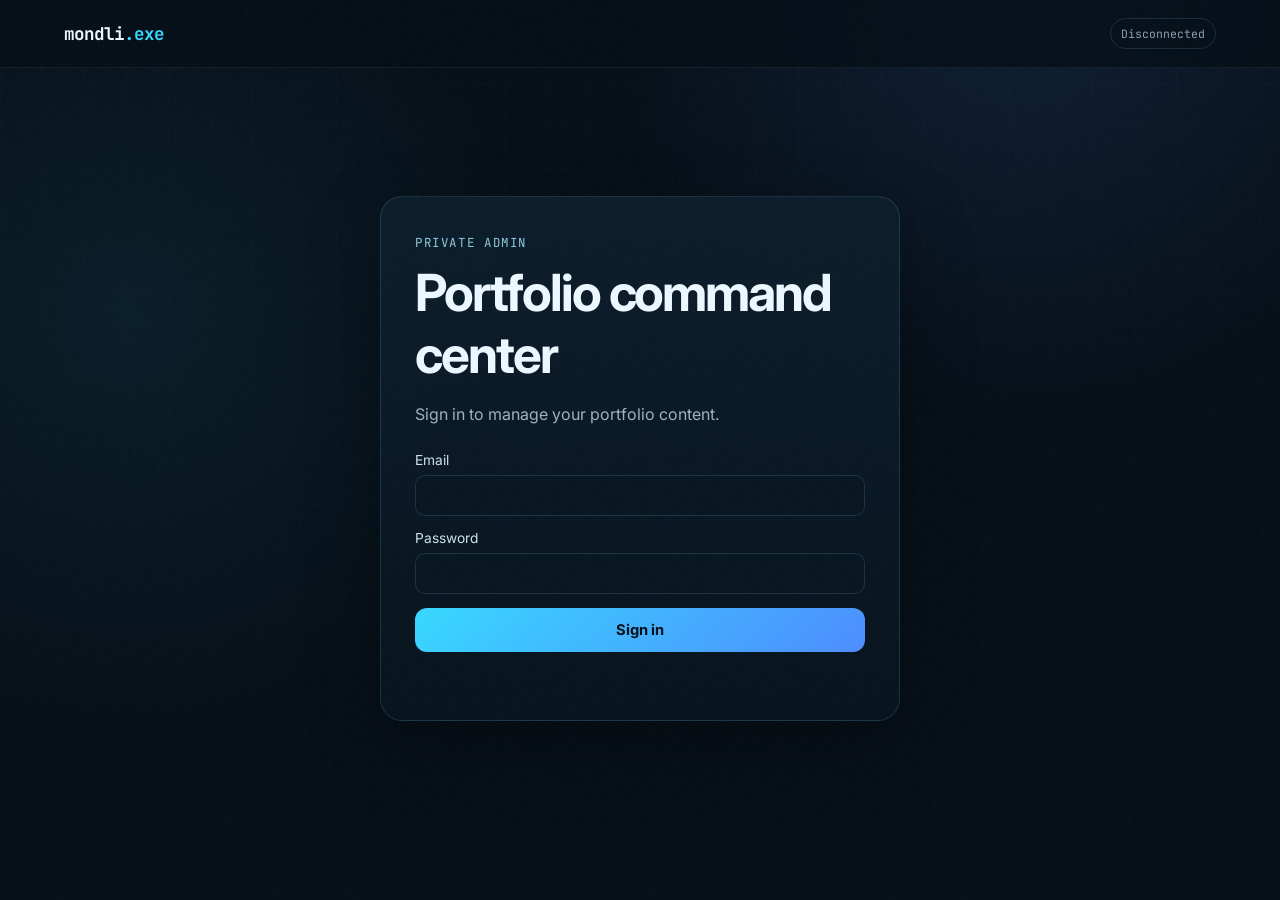
<file: admin.html>
<!DOCTYPE html><html lang="en"><head><meta charset="UTF-8"><meta name="viewport" content="width=device-width,initial-scale=1"><meta name="robots" content="noindex,nofollow"><title>mondli.exe | Admin</title><link rel="preconnect" href="https://fonts.googleapis.com"><link rel="preconnect" href="https://fonts.gstatic.com" crossorigin><link href="https://fonts.googleapis.com/css2?family=Inter:wght@400;500;600;700;800&family=JetBrains+Mono:wght@400;500;600&display=swap" rel="stylesheet"><link rel="stylesheet" href="styles.css"></head><body class="admin-body"><div class="noise"></div><header class="admin-header"><a href="/" class="brand">mondli<span>.exe</span></a><div class="admin-header-actions"><span id="admin-status" class="admin-status">Disconnected</span><button id="logout-btn" class="admin-ghost-btn" hidden>Sign out</button></div></header><main class="admin-shell"><section id="login-panel" class="admin-login-card"><span class="kicker">Private Admin</span><h1>Portfolio command center</h1><p>Sign in to manage your portfolio content.</p><form id="login-form" class="admin-login-form"><label>Email<input id="email" type="email" autocomplete="email" required></label><label>Password<input id="password" type="password" autocomplete="current-password" required></label><button class="btn primary" type="submit">Sign in</button><p id="login-message" class="admin-message"></p></form></section><section id="dashboard" hidden>
<section id="content-view" class="admin-view"><div class="admin-title-row"><div><span class="kicker">Lightweight CMS</span><h1>Manage portfolio content</h1></div></div>
<div class="cms-tabs"><button class="cms-tab active" data-type="blogs">Blog Posts</button><button class="cms-tab" data-type="projects">Projects</button><button class="cms-tab" data-type="certifications">Certifications</button><button class="cms-tab" data-type="highlights">Highlights</button><button class="cms-tab" data-type="settings">Site Settings</button><button class="cms-tab" id="media-tab" data-type="media">Media</button></div>
<div class="cms-layout"><section class="admin-panel"><div class="admin-panel-head"><h2 id="cms-list-title">Blog Posts</h2><button id="cms-new" class="admin-ghost-btn">+ New</button></div><div id="cms-list" class="cms-list"></div></section><section class="admin-panel"><div class="admin-panel-head"><h2 id="cms-editor-title">Editor</h2><span id="cms-state">Select an item</span></div><form id="cms-form" class="cms-form"><div id="cms-fields"></div><div class="cms-actions"><button class="btn primary" type="submit">Save</button><button id="cms-delete" class="admin-ghost-btn danger" type="button" hidden>Delete</button></div><p id="cms-message" class="admin-message"></p></form></section></div>
</section>
<section id="media-view" class="admin-view" hidden>
  <div class="admin-title-row"><div><span class="kicker">Supabase Storage</span><h1>Media Library</h1></div></div>
  <section class="admin-panel media-upload-panel">
    <div class="admin-panel-head"><h2>Upload image</h2><span>PNG · JPG · WEBP · GIF · max 10 MB</span></div>
    <form id="media-upload-form" class="media-upload-form">
      <input id="media-file" type="file" accept="image/png,image/jpeg,image/webp,image/gif" required>
      <button class="btn primary" type="submit">Upload image</button>
      <p id="media-message" class="admin-message"></p>
    </form>
  </section>
  <section class="admin-panel">
    <div class="admin-panel-head"><h2>Your media</h2><button id="media-refresh" class="admin-ghost-btn" type="button">Refresh</button></div>
    <div id="media-grid" class="media-grid"></div>
  </section>
</section>
</section></main><script src="admin.js"></script></body></html>
</file>
<file: styles.css>
:root {
  --bg: #071019;
  --bg-soft: #0b1622;
  --panel: rgba(12, 29, 42, 0.78);
  --panel-solid: #0d1e2c;
  --line: rgba(140, 219, 255, 0.14);
  --text: #ecf8ff;
  --muted: #9db3c2;
  --cyan: #38d8ff;
  --blue: #4d8dff;
  --violet: #8b5cff;
  --green: #4ff2bd;
  --shadow: 0 28px 70px rgba(0,0,0,.35);
}

* { box-sizing: border-box; }
html { scroll-behavior: smooth; }
body {
  margin: 0;
  font-family: 'Inter', sans-serif;
  background:
    radial-gradient(circle at 80% 10%, rgba(77, 141, 255, 0.14), transparent 28%),
    radial-gradient(circle at 10% 35%, rgba(56, 216, 255, 0.08), transparent 30%),
    var(--bg);
  color: var(--text);
  overflow-x: hidden;
}

body::before {
  content: '';
  position: fixed;
  inset: 0;
  pointer-events: none;
  background-image: linear-gradient(rgba(255,255,255,.018) 1px, transparent 1px), linear-gradient(90deg, rgba(255,255,255,.018) 1px, transparent 1px);
  background-size: 42px 42px;
  mask-image: linear-gradient(to bottom, rgba(0,0,0,.8), transparent 92%);
  z-index: -1;
}

.noise {
  position: fixed;
  inset: 0;
  opacity: .035;
  pointer-events: none;
  z-index: 1000;
  background-image: url("data:image/svg+xml,%3Csvg viewBox='0 0 180 180' xmlns='http://www.w3.org/2000/svg'%3E%3Cfilter id='n'%3E%3CfeTurbulence type='fractalNoise' baseFrequency='.85' numOctaves='4' stitchTiles='stitch'/%3E%3C/filter%3E%3Crect width='100%25' height='100%25' filter='url(%23n)' opacity='.5'/%3E%3C/svg%3E");
}

a { color: inherit; text-decoration: none; }
button { font: inherit; }

.site-header {
  position: fixed;
  top: 0;
  left: 0;
  width: 100%;
  z-index: 100;
  display: flex;
  align-items: center;
  justify-content: space-between;
  padding: 18px min(6vw, 84px);
  background: rgba(7, 16, 25, 0.72);
  backdrop-filter: blur(18px);
  border-bottom: 1px solid rgba(255,255,255,.06);
}

.brand { font-family: 'JetBrains Mono', monospace; font-weight: 700; letter-spacing: -1px; font-size: 1.1rem; }
.brand span { color: var(--cyan); }
.nav-links { display: flex; align-items: center; gap: 26px; font-size: .9rem; color: var(--muted); }
.nav-links a:hover { color: var(--text); }
.nav-cta { border: 1px solid var(--line); padding: 10px 15px; border-radius: 10px; }
.nav-toggle { display: none; background: transparent; border: 0; color: white; font-size: 1.5rem; }

.section { width: min(1180px, 88vw); margin: 0 auto; padding: 110px 0; }
.hero { min-height: 100vh; padding-top: 150px; display: grid; grid-template-columns: 1.08fr .92fr; gap: 70px; align-items: center; }
.eyebrow, .kicker { font-family: 'JetBrains Mono', monospace; text-transform: uppercase; letter-spacing: .13em; font-size: .78rem; color: #8fc8dd; }
.status-dot { display: inline-block; width: 8px; height: 8px; background: var(--green); border-radius: 50%; box-shadow: 0 0 14px var(--green); margin-right: 8px; }
.hero h1 { margin: 22px 0 24px; font-size: clamp(3rem, 6.6vw, 6.3rem); line-height: .98; letter-spacing: -.06em; max-width: 950px; }
.hero h1 span { background: linear-gradient(90deg, var(--cyan), #93e7ff, var(--violet)); -webkit-background-clip: text; color: transparent; }
.hero-subtitle { color: var(--muted); max-width: 760px; font-size: 1.05rem; line-height: 1.8; }
.hero-actions, .contact-actions { display: flex; gap: 14px; margin-top: 32px; flex-wrap: wrap; }
.btn { padding: 13px 18px; border-radius: 12px; border: 1px solid var(--line); font-weight: 700; font-size: .92rem; transition: .25s ease; }
.btn.primary { background: linear-gradient(135deg, var(--cyan), var(--blue)); color: #041019; border: 0; }
.btn.secondary { background: rgba(255,255,255,.035); }
.btn:hover { transform: translateY(-2px); box-shadow: 0 12px 28px rgba(56,216,255,.12); }
.hero-metrics { margin-top: 46px; display: grid; grid-template-columns: repeat(3, 1fr); border-top: 1px solid var(--line); padding-top: 22px; gap: 20px; }
.hero-metrics div { display: flex; flex-direction: column; gap: 5px; }
.hero-metrics strong { font-size: 1.15rem; }
.hero-metrics span { color: var(--muted); font-size: .8rem; }

.terminal-card { background: linear-gradient(180deg, rgba(13,30,44,.96), rgba(8,21,31,.96)); border: 1px solid rgba(115,215,255,.16); border-radius: 20px; box-shadow: var(--shadow); overflow: hidden; transform: rotate(1.3deg); }
.terminal-top { display: flex; justify-content: space-between; align-items: center; padding: 13px 16px; border-bottom: 1px solid rgba(255,255,255,.06); font-family: 'JetBrains Mono', monospace; font-size: .72rem; color: #6f8798; }
.dots { display: flex; gap: 7px; }
.dots span { width: 8px; height: 8px; border-radius: 50%; background: #274354; }
.terminal-body { padding: 28px; min-height: 370px; font-family: 'JetBrains Mono', monospace; font-size: .9rem; line-height: 1.7; }
.prompt { color: var(--green); }
.output { color: #8de5ff; margin: 4px 0 17px; }
.typed::after { content: '▌'; animation: blink .9s infinite; }
@keyframes blink { 50% { opacity: 0; } }

.split-section { display: grid; grid-template-columns: 1fr 1fr; gap: 70px; align-items: center; }
.section-copy h2, .section-heading h2, .contact-card h2, .command-center h2 { font-size: clamp(2.2rem, 4vw, 4.3rem); line-height: 1.04; letter-spacing: -.04em; margin: 12px 0 22px; }
.section-copy p, .section-heading p, .contact-card p, .command-center p { color: var(--muted); line-height: 1.8; }
.profile-grid { display: grid; grid-template-columns: repeat(2, 1fr); gap: 14px; }
.info-card, .cert-card { background: var(--panel); border: 1px solid var(--line); border-radius: 18px; padding: 22px; }
.info-card .icon { font-size: 1.6rem; color: var(--cyan); }
.info-card h3 { margin-bottom: 8px; }
.info-card p { color: var(--muted); margin: 0; line-height: 1.5; }

.section-heading { max-width: 760px; margin-bottom: 34px; }
.filters { display: flex; gap: 10px; flex-wrap: wrap; margin-bottom: 30px; }
.filter-btn { background: rgba(255,255,255,.03); border: 1px solid var(--line); color: var(--muted); padding: 10px 15px; border-radius: 999px; cursor: pointer; }
.filter-btn.active, .filter-btn:hover { color: #051018; background: var(--cyan); border-color: transparent; }
.project-grid { display: grid; grid-template-columns: repeat(2, minmax(0, 1fr)); gap: 18px; }
.project-card { position: relative; background: linear-gradient(180deg, rgba(13,31,45,.88), rgba(8,21,31,.92)); border: 1px solid var(--line); border-radius: 20px; padding: 26px; overflow: hidden; transition: .25s ease; }
.project-card::after { content:''; position:absolute; width:140px; height:140px; background: radial-gradient(circle, rgba(56,216,255,.14), transparent 70%); right:-40px; top:-40px; }
.project-card:hover { transform: translateY(-4px); border-color: rgba(56,216,255,.35); }
.project-number { font-family:'JetBrains Mono', monospace; color:#526c7a; font-size:.78rem; }
.project-tags { display:flex; gap:8px; flex-wrap:wrap; margin:16px 0 12px; }
.project-tags span { font-family:'JetBrains Mono', monospace; font-size:.67rem; color:#84dffa; border:1px solid rgba(56,216,255,.18); background:rgba(56,216,255,.055); border-radius:999px; padding:6px 8px; }
.project-card h3 { font-size:1.35rem; margin:6px 0 10px; }
.project-card p, .project-card li { color:var(--muted); line-height:1.65; font-size:.92rem; }
.project-card ul { padding-left:18px; }
.project-link, .expand-btn { display:inline-flex; margin-top:10px; color:var(--cyan); background:none; border:0; padding:0; font-weight:700; cursor:pointer; }
.case-study { max-height:0; overflow:hidden; transition:max-height .35s ease; border-top:1px solid transparent; }
.case-study.open { max-height:260px; margin-top:18px; padding-top:15px; border-color:var(--line); }
.hidden-project { display:none !important; }

.skills-wrap { display:grid; gap:24px; }
.skill-group h3 { margin-bottom:12px; }
.chip-grid { display:flex; flex-wrap:wrap; gap:10px; }
.chip-grid span { background:rgba(255,255,255,.035); border:1px solid var(--line); color:#c8dce7; padding:10px 12px; border-radius:10px; font-size:.86rem; }

.cert-grid { display:grid; grid-template-columns:repeat(3,1fr); gap:16px; }
.cert-card h3 { font-size:1.55rem; margin:12px 0 6px; }
.cert-card p { color:var(--muted); line-height:1.55; font-size:.9rem; }
.cert-state { font-family:'JetBrains Mono', monospace; font-size:.67rem; text-transform:uppercase; letter-spacing:.08em; color:var(--green); }
.cert-state.current { color:var(--cyan); }
.cert-state.future { color:#b895ff; }

.journey-section { position:relative; }
.timeline { position:relative; padding-left:30px; }
.timeline::before { content:''; position:absolute; left:5px; top:0; bottom:0; width:1px; background:linear-gradient(var(--cyan), transparent); }
.timeline-item { position:relative; padding:0 0 38px 20px; }
.timeline-item::before { content:''; position:absolute; left:-30px; top:6px; width:11px; height:11px; border-radius:50%; background:var(--cyan); box-shadow:0 0 18px rgba(56,216,255,.65); }
.timeline-item span { font-family:'JetBrains Mono', monospace; color:#7e9aaa; font-size:.76rem; }
.timeline-item h3 { margin:7px 0 8px; }
.timeline-item p { color:var(--muted); margin:0; max-width:760px; line-height:1.7; }

.command-center { display:grid; grid-template-columns:1.1fr .9fr; gap:50px; align-items:center; padding:50px; border-radius:24px; background:linear-gradient(135deg, rgba(56,216,255,.09), rgba(139,92,255,.08)); border:1px solid rgba(127,213,255,.18); }
.mission-list { display:grid; gap:12px; }
.mission-list div { display:flex; gap:14px; align-items:center; padding:14px 16px; border:1px solid var(--line); background:rgba(255,255,255,.025); border-radius:12px; color:#d7e8f0; }
.mission-list span { color:var(--cyan); font-family:'JetBrains Mono', monospace; font-size:.74rem; }

.contact-section { padding-bottom:80px; }
.contact-card { text-align:center; max-width:860px; margin:0 auto; padding:64px 30px; border:1px solid var(--line); border-radius:26px; background:radial-gradient(circle at center top, rgba(56,216,255,.12), transparent 42%), var(--panel); }
.contact-card p { max-width:650px; margin:0 auto; }
.contact-actions { justify-content:center; }
footer { border-top:1px solid rgba(255,255,255,.06); padding:26px; text-align:center; color:#657d8b; font-size:.8rem; }

.reveal { opacity:0; transform:translateY(24px); transition:.8s ease; }
.reveal.visible { opacity:1; transform:none; }
.delay-1 { transition-delay:.12s; }

@media (max-width: 900px) {
  .hero, .split-section, .command-center { grid-template-columns:1fr; }
  .project-grid, .cert-grid { grid-template-columns:1fr 1fr; }
  .hero { padding-top:130px; }
  .terminal-card { transform:none; }
  .nav-toggle { display:block; }
  .nav-links { position:absolute; top:70px; left:5vw; right:5vw; flex-direction:column; align-items:stretch; background:#0a1823; border:1px solid var(--line); border-radius:16px; padding:18px; display:none; }
  .nav-links.open { display:flex; }
}

@media (max-width: 620px) {
  .section { width:min(92vw,1180px); padding:82px 0; }
  .hero h1 { font-size:clamp(2.7rem, 14vw, 4rem); }
  .hero-metrics, .profile-grid, .project-grid, .cert-grid { grid-template-columns:1fr; }
  .command-center { padding:28px 20px; }
}


/* Blog */
.blog-grid {
  display: grid;
  grid-template-columns: repeat(2, minmax(0, 1fr));
  gap: 18px;
}

.blog-card {
  background: linear-gradient(180deg, rgba(13,31,45,.88), rgba(8,21,31,.92));
  border: 1px solid var(--line);
  border-radius: 20px;
  padding: 26px;
  transition: .25s ease;
}

.blog-card:hover {
  transform: translateY(-4px);
  border-color: rgba(56,216,255,.35);
}

.blog-card.featured {
  grid-column: 1 / -1;
  background:
    radial-gradient(circle at top right, rgba(56,216,255,.10), transparent 34%),
    linear-gradient(180deg, rgba(13,31,45,.92), rgba(8,21,31,.96));
}

.blog-meta {
  display: flex;
  justify-content: space-between;
  gap: 14px;
  align-items: center;
  margin-bottom: 16px;
  color: #6f8798;
  font-family: 'JetBrains Mono', monospace;
  font-size: .72rem;
}

.blog-topic {
  color: var(--cyan);
  border: 1px solid rgba(56,216,255,.18);
  background: rgba(56,216,255,.055);
  border-radius: 999px;
  padding: 6px 8px;
}

.blog-card h3 {
  font-size: 1.35rem;
  margin: 6px 0 10px;
}

.blog-card p,
.blog-source {
  color: var(--muted);
  line-height: 1.65;
  font-size: .92rem;
}

.blog-source {
  margin-top: 18px;
  font-family: 'JetBrains Mono', monospace;
  font-size: .76rem;
}

.blog-takeaways {
  display: flex;
  flex-wrap: wrap;
  gap: 9px;
  margin-top: 18px;
}

.blog-takeaways span {
  border: 1px solid var(--line);
  background: rgba(255,255,255,.03);
  color: #c8dce7;
  padding: 8px 10px;
  border-radius: 9px;
  font-size: .8rem;
}

.blog-actions {
  display: flex;
  gap: 18px;
  flex-wrap: wrap;
  margin-top: 18px;
}

.blog-actions a {
  color: var(--cyan);
  font-weight: 700;
  font-size: .88rem;
}

@media (max-width: 620px) {
  .blog-grid { grid-template-columns: 1fr; }
  .blog-card.featured { grid-column: auto; }
  .blog-meta { align-items: flex-start; flex-direction: column; }
}


/* Blog article page */
.article-shell {
  width: min(920px, 90vw);
  margin: 0 auto;
  padding: 140px 0 90px;
}

.article-page {
  background: linear-gradient(180deg, rgba(13,31,45,.90), rgba(8,21,31,.95));
  border: 1px solid var(--line);
  border-radius: 24px;
  padding: clamp(28px, 5vw, 56px);
  box-shadow: var(--shadow);
}

.article-header {
  padding-bottom: 34px;
  margin-bottom: 38px;
  border-bottom: 1px solid var(--line);
}

.article-header h1 {
  font-size: clamp(2.4rem, 5vw, 4.8rem);
  line-height: 1.02;
  letter-spacing: -.05em;
  margin: 14px 0 18px;
}

.article-deck {
  color: var(--muted);
  font-size: 1.05rem;
  line-height: 1.8;
  max-width: 760px;
}

.article-byline {
  display: flex;
  flex-wrap: wrap;
  gap: 14px 18px;
  margin-top: 24px;
  color: #7e9aaa;
  font-family: 'JetBrains Mono', monospace;
  font-size: .75rem;
}

.article-byline a {
  color: var(--cyan);
}

.article-page section {
  margin: 0 0 40px;
}

.article-page h2 {
  font-size: clamp(1.6rem, 3vw, 2.4rem);
  margin: 0 0 16px;
  letter-spacing: -.025em;
}

.article-page h3 {
  margin: 26px 0 10px;
  font-size: 1.15rem;
}

.article-page p,
.article-page li {
  color: var(--muted);
  line-height: 1.82;
}

.article-page ul {
  padding-left: 22px;
}

.article-page strong {
  color: var(--text);
}

.article-page code {
  font-family: 'JetBrains Mono', monospace;
  color: #8de5ff;
  background: rgba(56,216,255,.06);
  border: 1px solid rgba(56,216,255,.12);
  border-radius: 6px;
  padding: 2px 6px;
}

.article-page blockquote,
.article-callout {
  margin: 24px 0;
  padding: 18px 20px;
  border-left: 3px solid var(--cyan);
  background: rgba(56,216,255,.05);
  border-radius: 0 12px 12px 0;
  color: #d6edf7;
  line-height: 1.75;
}

.article-page blockquote {
  font-size: 1.03rem;
  font-weight: 600;
}

.article-callout {
  font-family: 'JetBrains Mono', monospace;
  font-size: .86rem;
}

.article-footer-actions {
  display: flex;
  flex-wrap: wrap;
  gap: 14px;
  padding-top: 28px;
  border-top: 1px solid var(--line);
}

.article-nav {
  display: flex;
}

@media (max-width: 620px) {
  .article-shell { width: min(94vw, 920px); padding-top: 115px; }
  .article-page { border-radius: 18px; }
  .article-nav { gap: 12px; font-size: .78rem; }
}


/* Security highlights */
.security-highlights {
  width: min(1180px, 88vw);
  margin: -34px auto 0;
  padding: 18px 20px;
  border: 1px solid var(--line);
  border-radius: 16px;
  background: rgba(10, 25, 37, 0.78);
  backdrop-filter: blur(14px);
  display: grid;
  grid-template-columns: auto 1fr;
  gap: 18px;
  align-items: center;
}

.security-highlights-label {
  font-family: 'JetBrains Mono', monospace;
  text-transform: uppercase;
  letter-spacing: .12em;
  font-size: .72rem;
  color: var(--cyan);
  white-space: nowrap;
}

.security-highlights-items {
  display: flex;
  flex-wrap: wrap;
  gap: 8px 10px;
}

.security-highlights-items span {
  color: #c8dce7;
  font-size: .82rem;
  padding: 7px 9px;
  border: 1px solid rgba(140, 219, 255, 0.12);
  background: rgba(255,255,255,.025);
  border-radius: 999px;
}

@media (max-width: 700px) {
  .security-highlights {
    grid-template-columns: 1fr;
    margin-top: -18px;
  }
  .security-highlights-label {
    white-space: normal;
  }
}


/* Admin dashboard */
.admin-body {
  min-height: 100vh;
  background:
    radial-gradient(circle at 80% 0%, rgba(77,141,255,.12), transparent 30%),
    radial-gradient(circle at 10% 35%, rgba(56,216,255,.07), transparent 32%),
    var(--bg);
}

.admin-header {
  position: sticky;
  top: 0;
  z-index: 100;
  display:flex;
  justify-content:space-between;
  align-items:center;
  padding:18px min(5vw,70px);
  border-bottom:1px solid rgba(255,255,255,.06);
  background:rgba(7,16,25,.84);
  backdrop-filter:blur(18px);
}

.admin-header-actions { display:flex; align-items:center; gap:12px; }
.admin-status {
  font-family:'JetBrains Mono', monospace;
  font-size:.72rem;
  color:#8aa0af;
  border:1px solid var(--line);
  padding:7px 10px;
  border-radius:999px;
}
.admin-status.online { color:var(--green); }
.admin-ghost-btn {
  color:var(--muted);
  background:transparent;
  border:1px solid var(--line);
  border-radius:10px;
  padding:8px 11px;
  cursor:pointer;
}

.admin-shell { width:min(1180px,92vw); margin:0 auto; padding:58px 0 90px; }
.admin-login-card {
  width:min(520px,100%);
  margin:70px auto 0;
  padding:34px;
  border:1px solid var(--line);
  border-radius:22px;
  background:linear-gradient(180deg, rgba(13,31,45,.94), rgba(8,21,31,.97));
  box-shadow:var(--shadow);
}
.admin-login-card h1,.admin-title-row h1 { margin:10px 0 12px; font-size:clamp(2rem,4vw,3.4rem); letter-spacing:-.04em; }
.admin-login-card > p,.admin-message,.admin-setup-note p { color:var(--muted); line-height:1.7; }
.admin-login-form { display:grid; gap:14px; margin-top:24px; }
.admin-login-form label { display:grid; gap:7px; color:#cfe2ec; font-size:.86rem; }
.admin-login-form input,.admin-select {
  width:100%;
  color:var(--text);
  background:#091722;
  border:1px solid var(--line);
  border-radius:10px;
  padding:12px 13px;
  outline:none;
}
.admin-login-form input:focus,.admin-select:focus { border-color:rgba(56,216,255,.55); }
.admin-message { min-height:20px; margin:0; font-size:.82rem; }
.admin-setup-note { margin-top:20px; color:#93b2c1; font-size:.82rem; }
.admin-setup-note summary { cursor:pointer; color:var(--cyan); }
.admin-setup-note code { color:#8de5ff; }

.admin-title-row { display:flex; justify-content:space-between; align-items:end; gap:20px; margin-bottom:28px; }
.admin-select { width:auto; min-width:160px; }
.admin-metrics { display:grid; grid-template-columns:repeat(4,1fr); gap:14px; margin-bottom:18px; }
.admin-metrics article,.admin-panel {
  background:linear-gradient(180deg, rgba(13,31,45,.90), rgba(8,21,31,.94));
  border:1px solid var(--line);
  border-radius:18px;
}
.admin-metrics article { padding:20px; display:flex; flex-direction:column; gap:8px; }
.admin-metrics article span,.admin-metrics article small { color:var(--muted); font-size:.78rem; }
.admin-metrics article strong { font-size:2rem; letter-spacing:-.04em; }

.admin-grid { display:grid; grid-template-columns:repeat(2,minmax(0,1fr)); gap:14px; }
.admin-panel { padding:20px; }
.admin-panel-head { display:flex; justify-content:space-between; align-items:center; gap:14px; margin-bottom:14px; }
.admin-panel-head h2 { margin:0; font-size:1rem; }
.admin-panel-head span { color:#718a99; font-family:'JetBrains Mono', monospace; font-size:.68rem; }
.admin-list { display:grid; gap:3px; }
.admin-list-row { display:flex; justify-content:space-between; gap:16px; padding:11px 0; border-top:1px solid rgba(255,255,255,.045); font-size:.84rem; }
.admin-list-row span { color:#bdd1dc; overflow:hidden; text-overflow:ellipsis; white-space:nowrap; }
.admin-list-row strong { color:var(--cyan); }
.admin-empty { color:#6c8492; padding:18px 0; font-size:.84rem; }

.admin-table-panel { margin-top:14px; }
.admin-table-wrap { overflow:auto; }
.admin-table { width:100%; border-collapse:collapse; min-width:720px; font-size:.78rem; }
.admin-table th,.admin-table td { text-align:left; padding:11px 8px; border-top:1px solid rgba(255,255,255,.05); }
.admin-table th { color:#7f98a8; font-weight:600; }
.admin-table td { color:#bdd1dc; }

@media (max-width: 800px) {
  .admin-metrics { grid-template-columns:1fr 1fr; }
  .admin-grid { grid-template-columns:1fr; }
  .admin-title-row { align-items:stretch; flex-direction:column; }
  .admin-select { width:100%; }
}
@media (max-width: 480px) {
  .admin-metrics { grid-template-columns:1fr; }
  .admin-login-card { padding:24px; margin-top:35px; }
}

/* Analytics v2 */
.admin-metrics{grid-template-columns:repeat(5,1fr)}
.admin-chart-panel,.admin-recruiter{margin:14px 0}
.admin-bars{height:190px;display:flex;align-items:flex-end;gap:10px;padding:18px 4px 2px;overflow-x:auto}
.bar-col{min-width:42px;height:170px;display:flex;flex-direction:column;justify-content:flex-end;align-items:center;gap:5px}
.bar{width:28px;border-radius:7px 7px 2px 2px;background:linear-gradient(180deg,var(--cyan),rgba(56,216,255,.22));box-shadow:0 0 18px rgba(56,216,255,.12)}
.bar-value,.bar-col small{font-family:'JetBrains Mono',monospace;font-size:.64rem;color:#7893a3}
.recruiter-grid{display:grid;grid-template-columns:repeat(5,1fr);gap:10px}
.recruiter-grid div{padding:16px;border:1px solid rgba(255,255,255,.05);border-radius:13px;background:rgba(255,255,255,.018);display:flex;flex-direction:column;gap:6px}
.recruiter-grid strong{font-size:1.7rem;color:var(--cyan)}
.recruiter-grid span{font-size:.72rem;color:var(--muted)}
@media(max-width:900px){.admin-metrics{grid-template-columns:repeat(2,1fr)}.recruiter-grid{grid-template-columns:repeat(2,1fr)}}
@media(max-width:480px){.admin-metrics,.recruiter-grid{grid-template-columns:1fr}}


/* Lightweight CMS */
.admin-tabs,.cms-tabs{display:flex;gap:10px;flex-wrap:wrap;margin-bottom:22px}
.admin-tab,.cms-tab{background:rgba(255,255,255,.03);border:1px solid var(--line);color:var(--muted);padding:10px 14px;border-radius:10px;cursor:pointer;font-weight:700}
.admin-tab.active,.cms-tab.active{background:var(--cyan);color:#051018;border-color:transparent}
.cms-layout{display:grid;grid-template-columns:minmax(280px,.8fr) minmax(0,1.4fr);gap:14px}
.cms-list{display:grid;gap:8px}
.cms-item{width:100%;display:flex;justify-content:space-between;align-items:center;gap:12px;text-align:left;background:rgba(255,255,255,.025);border:1px solid rgba(255,255,255,.05);color:#d8e8ef;border-radius:11px;padding:12px 13px;cursor:pointer}
.cms-item small{color:#708b9b;font-family:'JetBrains Mono',monospace;font-size:.66rem}
.cms-item.active,.cms-item:hover{border-color:rgba(56,216,255,.35);background:rgba(56,216,255,.055)}
.cms-form,.cms-form #cms-fields{display:grid;gap:14px}
.cms-form label{display:grid;gap:7px;color:#cfe2ec;font-size:.82rem}
.cms-form input,.cms-form textarea{width:100%;color:var(--text);background:#091722;border:1px solid var(--line);border-radius:10px;padding:11px 12px;outline:none;font:inherit}
.cms-form textarea{resize:vertical;line-height:1.55}
.cms-form input:focus,.cms-form textarea:focus{border-color:rgba(56,216,255,.55)}
.cms-check{display:flex!important;grid-template-columns:auto 1fr!important;align-items:center;gap:9px!important}
.cms-check input{width:auto}
.cms-actions{display:flex;gap:10px;align-items:center;margin-top:8px}
.admin-ghost-btn.danger{color:#ff9b9b;border-color:rgba(255,120,120,.25)}
@media(max-width:900px){.cms-layout{grid-template-columns:1fr}}


/* Media Library */
.media-upload-form{display:grid;grid-template-columns:minmax(0,1fr) auto;gap:12px;align-items:center}
.media-upload-form input[type=file]{width:100%;color:var(--muted);background:#091722;border:1px solid var(--line);border-radius:10px;padding:10px}
.media-grid{display:grid;grid-template-columns:repeat(3,minmax(0,1fr));gap:14px}
.media-card{overflow:hidden;border:1px solid var(--line);border-radius:14px;background:rgba(255,255,255,.02)}
.media-card img{display:block;width:100%;aspect-ratio:16/10;object-fit:cover;background:#08131c}
.media-card-body{display:grid;gap:8px;padding:12px}
.media-card-body strong{font-size:.8rem;word-break:break-all}
.media-card-body small{color:var(--muted);font-size:.7rem}
.media-actions{display:flex;gap:7px;flex-wrap:wrap}
.media-actions .admin-ghost-btn{font-size:.72rem;padding:7px 9px}
@media(max-width:900px){.media-grid{grid-template-columns:repeat(2,1fr)}}
@media(max-width:620px){.media-grid{grid-template-columns:1fr}.media-upload-form{grid-template-columns:1fr}}
</file>
